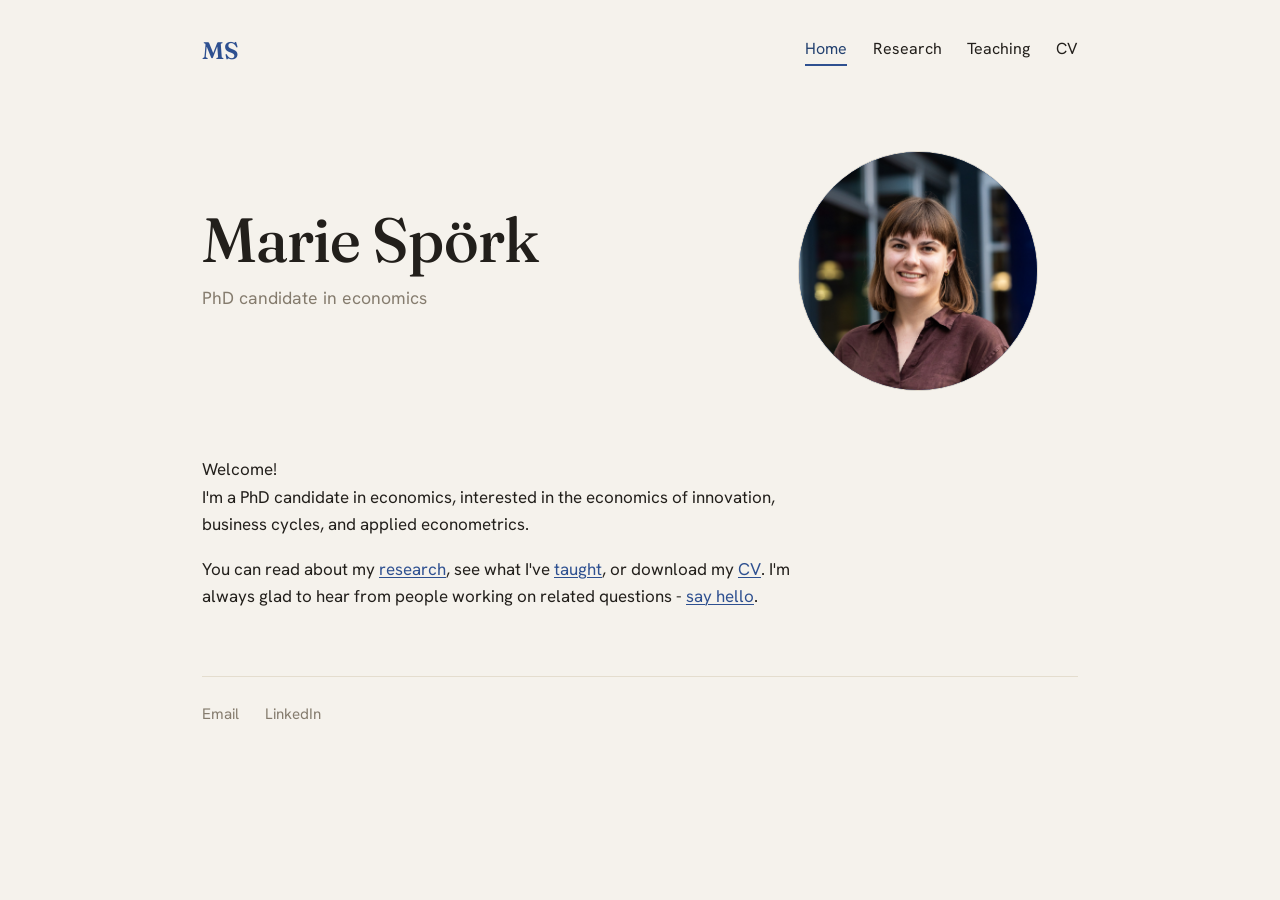
<file: index.html>
<!DOCTYPE html>
<html lang="en">
<head>
  <meta charset="UTF-8">
  <meta name="viewport" content="width=device-width, initial-scale=1.0">
  <title>Marie Spörk</title>
  <meta name="google-site-verification" content="kSSQBHp8IhWkR9olDnqWD7JJPDeo1FkgriDZuoEyn5I" /> 
  <link rel="preconnect" href="https://fonts.googleapis.com">
  <link rel="preconnect" href="https://fonts.gstatic.com" crossorigin>
  <link href="https://fonts.googleapis.com/css2?family=Fraunces:ital,opsz,wght@0,9..144,400;0,9..144,500;0,9..144,600;1,9..144,400&family=Hanken+Grotesk:wght@400;500;600&display=swap" rel="stylesheet">
  <link rel="stylesheet" href="style.css">
</head>
<body>
  <div class="wrap">

    <!-- ===== TOP BAR: same on every page. Change the monogram and
         nav here (and repeat on the other pages). ===== -->
    <header class="topbar">
      <a class="monogram" href="index.html">MS</a>
      <nav class="nav" aria-label="Main">
        <a href="index.html" aria-current="page">Home</a>
        <a href="research.html">Research</a>
        <a href="teaching.html">Teaching</a>
        <a href="cv.html">CV</a>
      </nav>
    </header>

    <!-- ===== HERO ===== -->
    <section class="hero">
      <div class="hero-text">
        <h1 class="hero-name">Marie Spörk</h1>
        <p class="hero-role">PhD candidate in economics</p>
      </div>

      <!-- Headshot: upload your photo to the repo as headshot.jpg.
           Until you do, a wine circle with your initials shows instead. -->
      <figure class="portrait">
        <div class="portrait-photo">
          <span class="portrait-initials">MS</span>
          <img src="headshot.jpg" alt="Marie Spörk" onerror="this.style.display='none'">
        </div>
      </figure>
    </section>

    <!-- ===== INTRO ===== -->
    <main class="content">
      <p>
        Welcome! <br>
        I'm a PhD candidate in economics, interested in the economics of
        innovation, business cycles, and applied econometrics. 
      </p>
      <p>
        You can read about my <a href="research.html">research</a>,
        see what I've <a href="teaching.html">taught</a>, or download my
        <a href="cv.html">CV</a>. I'm always glad to hear from people working
        on related questions - <a href="mailto:marie.spoerk@econ.lmu.de">say hello</a>.
      </p>
    </main>

    <footer class="site-footer">
      <a href="mailto:marie.spoerk@econ.lmu.de">Email</a>
      <a href="https://de.linkedin.com/in/marie-sp%C3%B6rk-71359121b">LinkedIn</a>
    </footer>

  </div>
</body>
</html>
</file>
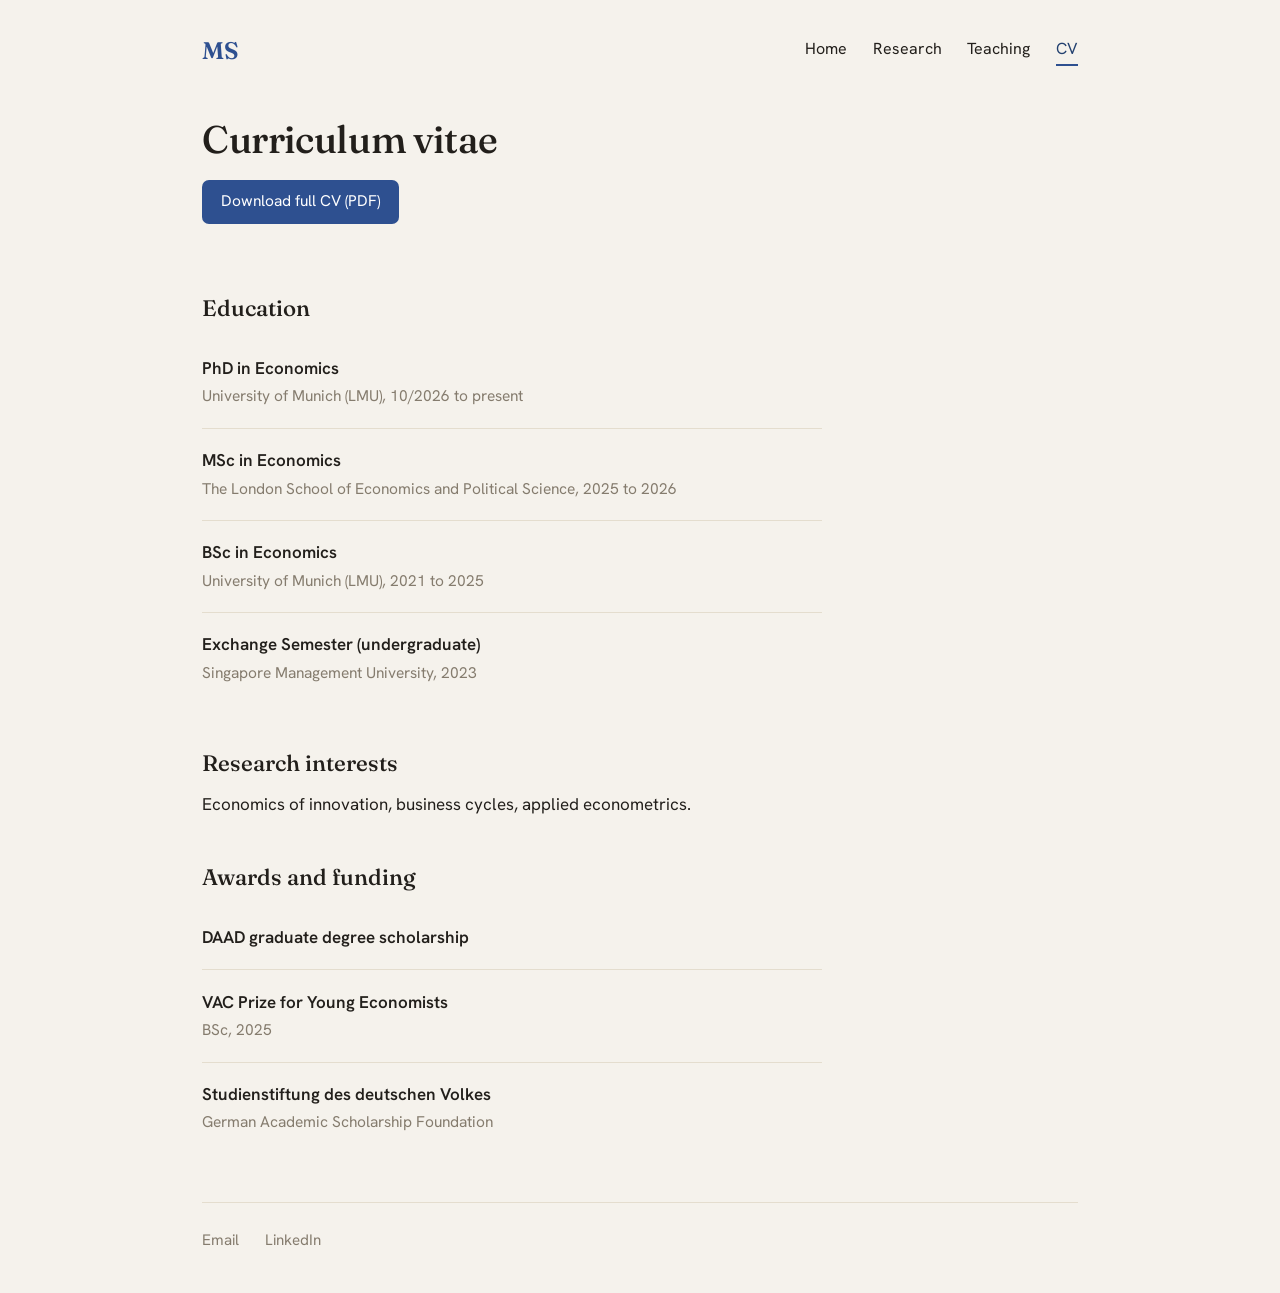
<file: cv.html>
<!DOCTYPE html>
<html lang="en">
<head>
  <meta charset="UTF-8">
  <meta name="viewport" content="width=device-width, initial-scale=1.0">
  <title>CV — Marie Spörk</title>
  <link rel="preconnect" href="https://fonts.googleapis.com">
  <link rel="preconnect" href="https://fonts.gstatic.com" crossorigin>
  <link href="https://fonts.googleapis.com/css2?family=Fraunces:ital,opsz,wght@0,9..144,400;0,9..144,500;0,9..144,600;1,9..144,400&family=Hanken+Grotesk:wght@400;500;600&display=swap" rel="stylesheet">
  <link rel="stylesheet" href="style.css">
</head>
<body>
  <div class="wrap">

    <header class="topbar">
      <a class="monogram" href="index.html">MS</a>
      <nav class="nav" aria-label="Main">
        <a href="index.html">Home</a>
        <a href="research.html">Research</a>
        <a href="teaching.html">Teaching</a>
        <a href="cv.html" aria-current="page">CV</a>
      </nav>
    </header>

    <main class="content">
      <h1 class="page-title">Curriculum vitae</h1>

      <!-- Make the button work by uploading your CV to the repo as cv.pdf -->
      <a class="btn" href="CV.pdf">Download full CV (PDF)</a>

      <h2>Education</h2>
      <ul class="entries">
        <li>
          <div class="entry-title">PhD in Economics</div>
          <div class="entry-meta">University of Munich (LMU), 10/2026 to present</div>
        </li>
        <li>
          <div class="entry-title">MSc in Economics</div>
          <div class="entry-meta">The London School of Economics and Political Science, 2025 to 2026</div>
        </li>
        <li>
          <div class="entry-title">BSc in Economics</div>
          <div class="entry-meta">University of Munich (LMU), 2021 to 2025</div>
        </li>
        <li>
          <div class="entry-title">Exchange Semester (undergraduate)</div>
          <div class="entry-meta">Singapore Management University, 2023</div>
        </li>
      </ul>

      <h2>Research interests</h2>
<p>Economics of innovation, business cycles, applied econometrics.</p>

<h2>Awards and funding</h2>
<ul class="entries">
  <li>
    <div class="entry-title">DAAD graduate degree scholarship</div>
  </li>
  <li>
    <div class="entry-title">VAC Prize for Young Economists</div>
    <div class="entry-meta">BSc, 2025</div>
  </li>
  <li>
    <div class="entry-title">Studienstiftung des deutschen Volkes</div>
    <div class="entry-meta">German Academic Scholarship Foundation</div>
  </li>
</ul>
    </main>

    <footer class="site-footer">
      <a href="mailto:marie.spoerk@econ.lmu.de">Email</a>
      <a href="https://de.linkedin.com/in/marie-sp%C3%B6rk-71359121b">LinkedIn</a>
    </footer>

  </div>
</body>
</html>
</file>
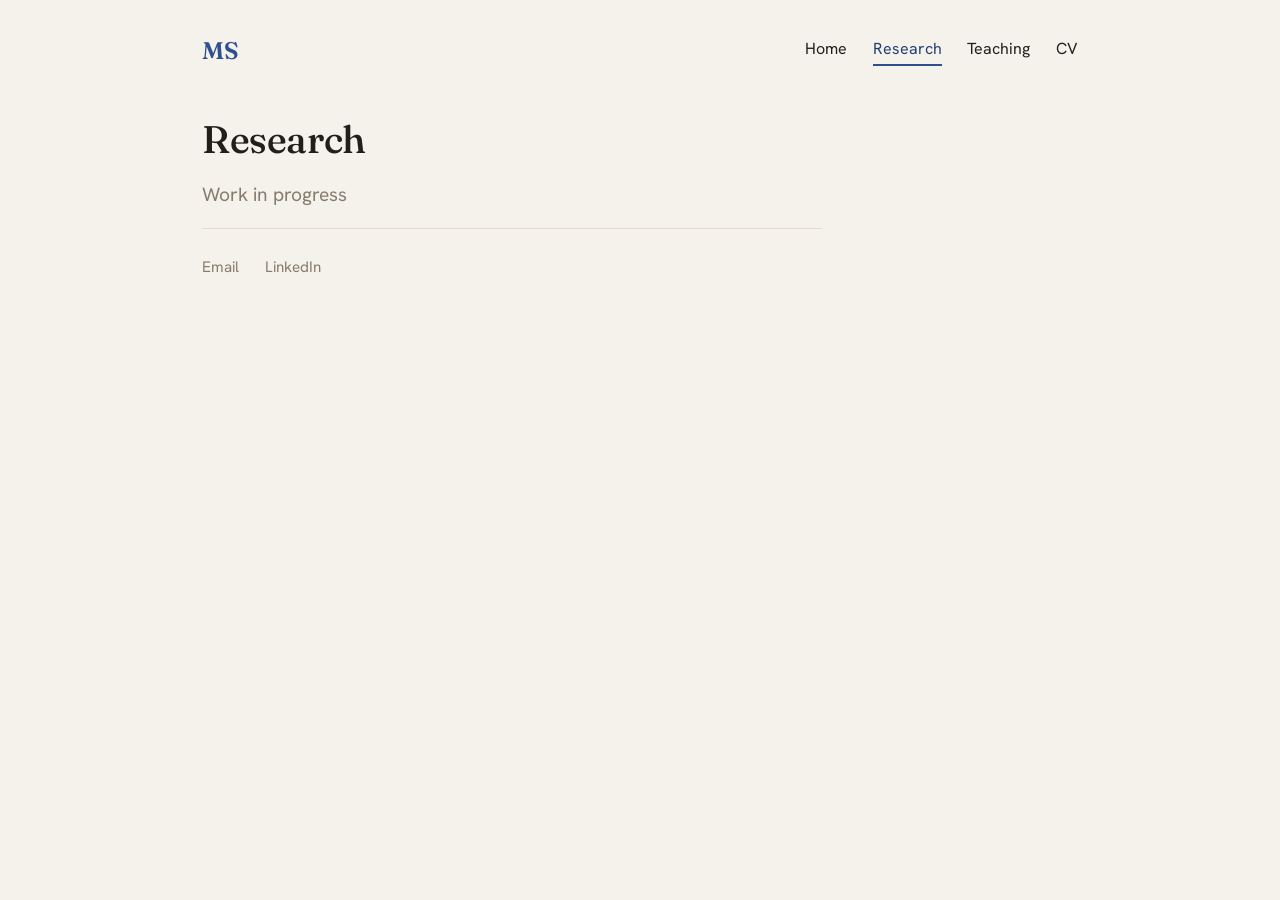
<file: research.html>
<!DOCTYPE html>
<html lang="en">
<head>
  <meta charset="UTF-8">
  <meta name="viewport" content="width=device-width, initial-scale=1.0">
  <title>Research — Marie Spörk</title>
  <link rel="preconnect" href="https://fonts.googleapis.com">
  <link rel="preconnect" href="https://fonts.gstatic.com" crossorigin>
  <link href="https://fonts.googleapis.com/css2?family=Fraunces:ital,opsz,wght@0,9..144,400;0,9..144,500;0,9..144,600;1,9..144,400&family=Hanken+Grotesk:wght@400;500;600&display=swap" rel="stylesheet">
  <link rel="stylesheet" href="style.css">
</head>
<body>
  <div class="wrap">

    <header class="topbar">
      <a class="monogram" href="index.html">MS</a>
      <nav class="nav" aria-label="Main">
        <a href="index.html">Home</a>
        <a href="research.html" aria-current="page">Research</a>
        <a href="teaching.html">Teaching</a>
        <a href="cv.html">CV</a>
      </nav>
    </header>

    <main class="content">
      <h1 class="page-title">Research</h1>
      <p class="lede">Work in progress</p>

      

    <footer class="site-footer">
      <a href="mailto:marie.spoerk@econ.lmu.de">Email</a>
      <a href="https://de.linkedin.com/in/marie-sp%C3%B6rk-71359121b">LinkedIn</a>
    </footer>

  </div>
</body>
</html>
</file>
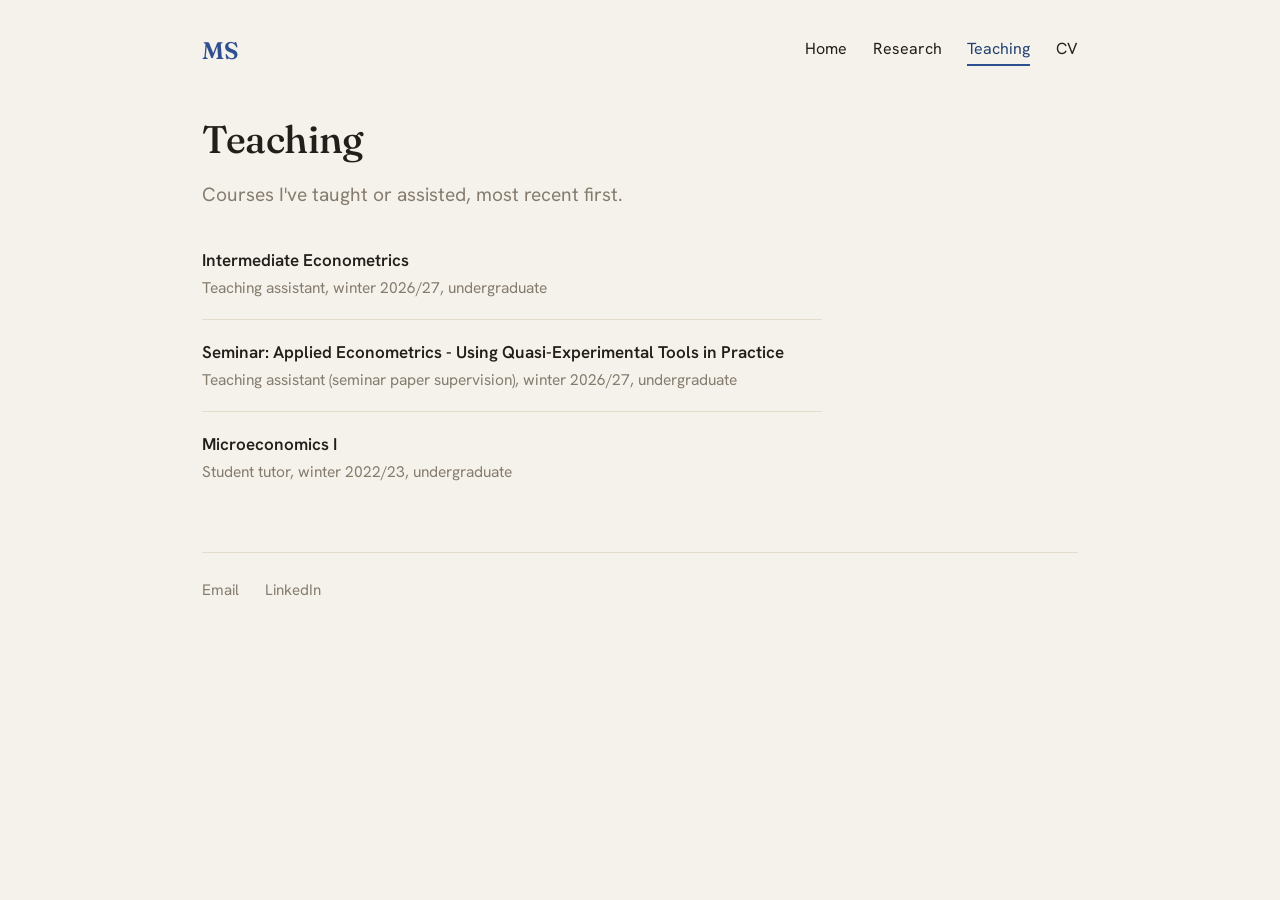
<file: teaching.html>
<!DOCTYPE html>
<html lang="en">
<head>
  <meta charset="UTF-8">
  <meta name="viewport" content="width=device-width, initial-scale=1.0">
  <title>Teaching — Marie Spörk</title>
  <link rel="preconnect" href="https://fonts.googleapis.com">
  <link rel="preconnect" href="https://fonts.gstatic.com" crossorigin>
  <link href="https://fonts.googleapis.com/css2?family=Fraunces:ital,opsz,wght@0,9..144,400;0,9..144,500;0,9..144,600;1,9..144,400&family=Hanken+Grotesk:wght@400;500;600&display=swap" rel="stylesheet">
  <link rel="stylesheet" href="style.css">
</head>
<body>
  <div class="wrap">

    <header class="topbar">
      <a class="monogram" href="index.html">MS</a>
      <nav class="nav" aria-label="Main">
        <a href="index.html">Home</a>
        <a href="research.html">Research</a>
        <a href="teaching.html" aria-current="page">Teaching</a>
        <a href="cv.html">CV</a>
      </nav>
    </header>

    <main class="content">
      <h1 class="page-title">Teaching</h1>
      <p class="lede">Courses I've taught or assisted, most recent first.</p>

      <!-- ===== COURSES: copy one <li> block to add another ===== -->
      <ul class="entries">
        <li>
          <div class="entry-title">Intermediate Econometrics</div>
          <div class="entry-meta">Teaching assistant, winter 2026/27, undergraduate</div>
        </li>
        <li>
          <div class="entry-title">Seminar: Applied Econometrics - Using Quasi-Experimental Tools in Practice </div>
          <div class="entry-meta">Teaching assistant (seminar paper supervision), winter 2026/27, undergraduate</div>
        </li>
        <li>
          <div class="entry-title">Microeconomics I</div>
          <div class="entry-meta">Student tutor, winter 2022/23, undergraduate</div>
        </li>
      </ul>
    </main>

    <footer class="site-footer">
      <a href="mailto:marie.spoerk@econ.lmu.de">Email</a>
      <a href="https://de.linkedin.com/in/marie-sp%C3%B6rk-71359121b">LinkedIn</a>
    </footer>

  </div>
</body>
</html>
</file>
<file: style.css>
/* ============================================================
   Shared styles for every page.
   The two things you'll most likely want to change are near the
   top: --accent (the wine colour) and --paper (the background).
   ============================================================ */

:root {
  --paper:      #F5F2EC;
  --ink:        #221F1B;
  --muted:      #857C6E;
  --accent:     #2E5090;
  --accent-ink: #22406F;
  --line:       #E4DDCE;
  --sans:  'Hanken Grotesk', system-ui, -apple-system, sans-serif;
  --serif: 'Fraunces', Georgia, 'Times New Roman', serif;
}

@media (prefers-color-scheme: dark) {
  :root {
    --paper:      #1A1816;
    --ink:        #ECE7DF;
    --muted:      #9B9183;
    --accent:     #89ABDD;
    --accent-ink: #A6C2E8;
    --line:       #332F2A;
  }
}

* { box-sizing: border-box; }

body {
  margin: 0;
  background: var(--paper);
  color: var(--ink);
  font-family: var(--sans);
  font-size: 17px;
  line-height: 1.6;
  -webkit-font-smoothing: antialiased;
}

.wrap { max-width: 940px; margin: 0 auto; padding: 0 2rem; }

/* ---- Top bar: monogram + navigation ---- */
.topbar {
  display: flex;
  align-items: center;
  justify-content: space-between;
  padding: 2rem 0 1.5rem;
}
.monogram {
  font-family: var(--serif);
  font-optical-sizing: auto;
  font-weight: 600;
  font-size: 1.5rem;
  color: var(--accent);
  text-decoration: none;
  letter-spacing: 0.02em;
}
.nav { display: flex; gap: 1.6rem; }
.nav a {
  color: var(--ink);
  text-decoration: none;
  font-size: 1rem;
  padding-bottom: 2px;
  border-bottom: 2px solid transparent;
}
.nav a:hover { color: var(--accent); }
.nav a[aria-current="page"] { border-bottom-color: var(--accent); color: var(--accent-ink); }

/* ---- Home hero ---- */
.hero {
  display: grid;
  grid-template-columns: 1fr auto;
  align-items: center;
  gap: 2.5rem;
  padding: 2.5rem 0 3rem;
  overflow: hidden;
}
.hero-name {
  font-family: var(--serif);
  font-optical-sizing: auto;
  font-weight: 500;
  font-size: clamp(2.6rem, 6vw, 3.9rem);
  line-height: 1.02;
  letter-spacing: -0.015em;
  margin: 0;
}
.hero-role { color: var(--muted); font-size: 1.1rem; margin: 0.8rem 0 1.4rem; }
.hero-statement {
  font-family: var(--serif);
  font-optical-sizing: auto;
  font-weight: 400;
  font-size: 1.3rem;
  font-style: italic;
  line-height: 1.4;
  color: var(--ink);
  margin: 0;
  max-width: 30ch;
}

/* ---- Headshot with radiating rings ---- */
.portrait { position: relative; width: 240px; height: 240px; flex-shrink: 0; }
.portrait-photo {
  width: 240px; height: 240px;
  border-radius: 50%;
  overflow: hidden;
  background: var(--accent);
  border: 1px solid var(--line);
  display: flex;
  align-items: center;
  justify-content: center;
}
.portrait-photo img { position: relative; z-index: 1; width: 100%; height: 100%; object-fit: cover; display: block; }
.portrait-initials {
  position: absolute;
  font-family: var(--serif);
  font-weight: 500;
  font-size: 3.4rem;
  color: var(--paper);
}

/* ---- Main content ---- */
.content { max-width: 620px; padding-bottom: 3rem; }
.page-title {
  font-family: var(--serif);
  font-optical-sizing: auto;
  font-weight: 500;
  font-size: 2.4rem;
  line-height: 1.1;
  letter-spacing: -0.01em;
  margin: 1.5rem 0 1.2rem;
}
.content h2 {
  font-family: var(--serif);
  font-optical-sizing: auto;
  font-weight: 500;
  font-size: 1.4rem;
  margin: 2.6rem 0 0.6rem;
}
.content p { margin: 0 0 1.1rem; }
.lede { font-size: 1.2rem; color: var(--muted); margin-bottom: 1.6rem; }
.content a {
  color: var(--accent);
  text-decoration: underline;
  text-underline-offset: 2px;
  text-decoration-thickness: 1px;
}
.content a:hover { color: var(--accent-ink); }

/* ---- Lists of papers / courses ---- */
.entries { list-style: none; padding: 0; margin: 0.5rem 0 0; }
.entries li { padding: 1.15rem 0; border-top: 1px solid var(--line); }
.entries li:first-child { border-top: none; }
.entry-title { font-weight: 600; }
.entry-meta { color: var(--muted); font-size: 0.97rem; margin-top: 0.15rem; }
.entry-links { margin-top: 0.45rem; font-size: 0.92rem; }
.entry-links a { margin-right: 1.2rem; }

/* ---- CV download button ---- */
.content a.btn {
  display: inline-block;
  background: var(--accent);
  color: #fff;
  text-decoration: none;
  padding: 0.6rem 1.2rem;
  border-radius: 7px;
  font-size: 0.97rem;
  margin-bottom: 1.6rem;
}
.content a.btn:hover { background: var(--accent-ink); color: #fff; }
@media (prefers-color-scheme: dark) { .content a.btn, .content a.btn:hover { color: #1A1816; } }

/* ---- Footer ---- */
.site-footer {
  border-top: 1px solid var(--line);
  padding: 1.6rem 0 2.5rem;
  display: flex;
  gap: 1.6rem;
  font-size: 0.95rem;
}
.site-footer a { color: var(--muted); text-decoration: none; }
.site-footer a:hover { color: var(--accent); }

a:focus-visible { outline: 2px solid var(--accent); outline-offset: 2px; border-radius: 2px; }

/* ---- Phone layout ---- */
@media (max-width: 720px) {
  .topbar { padding: 1.5rem 0 1rem; flex-wrap: wrap; gap: 0.8rem 1.4rem; }
  .nav { gap: 1.2rem; }
  .hero {
    grid-template-columns: 1fr;
    justify-items: center;
    text-align: center;
    gap: 1.8rem;
    padding: 1rem 0 2rem;
  }
  .hero-statement { max-width: none; }
  .portrait, .portrait-photo { width: 180px; height: 180px; }
  .portrait-initials { font-size: 2.6rem; }
}
</file>
